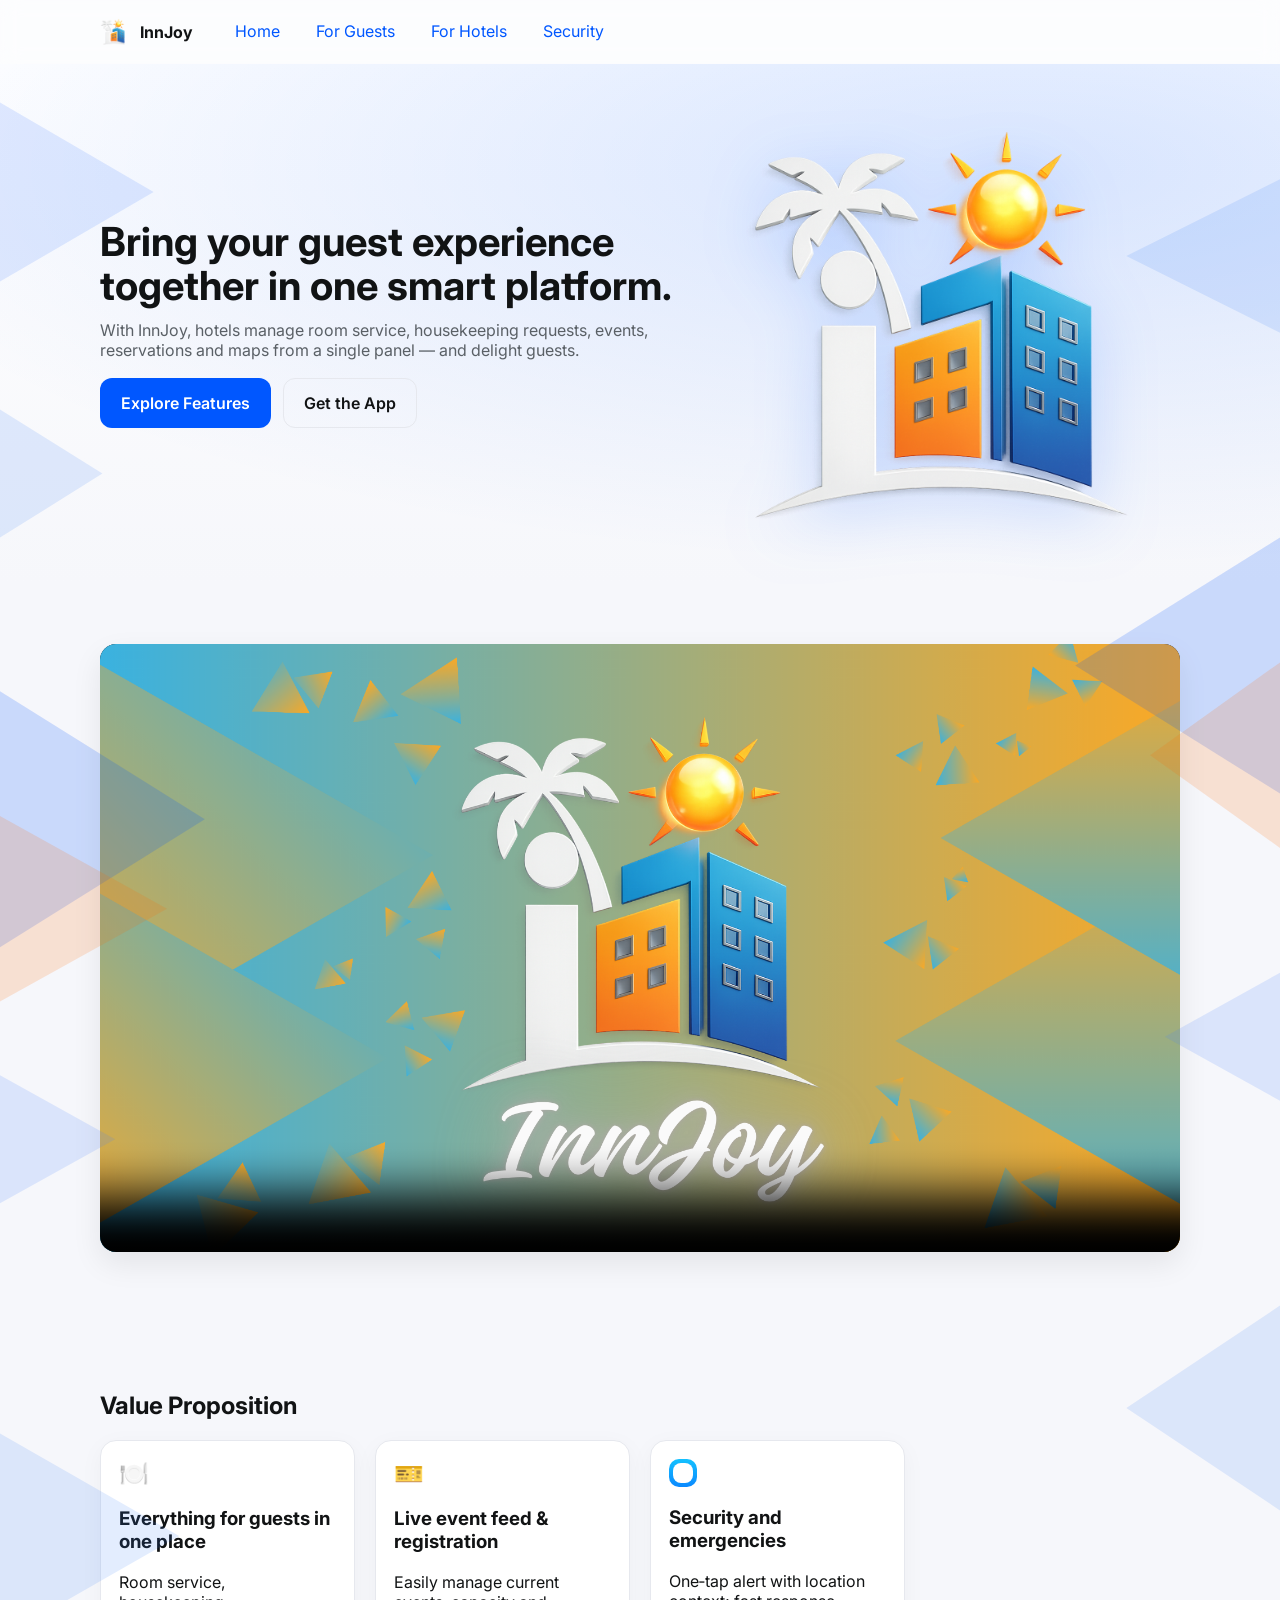
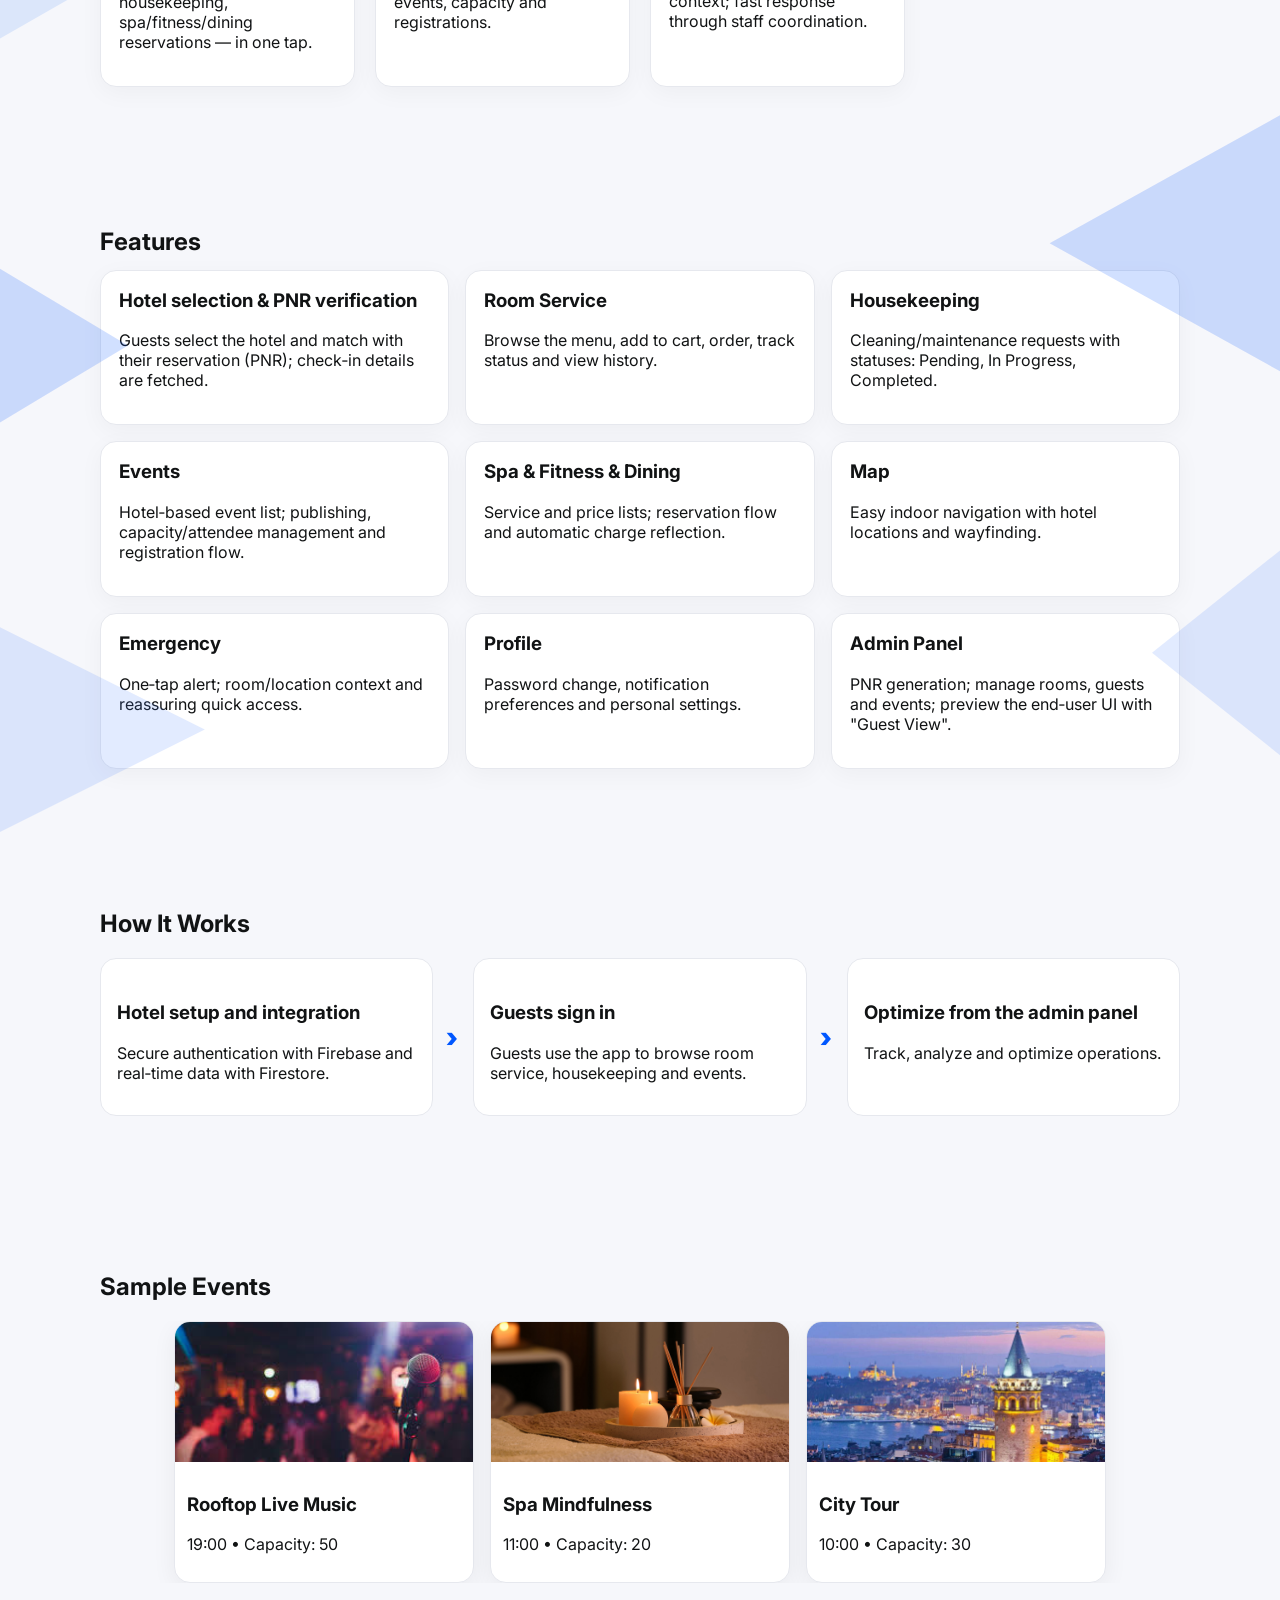
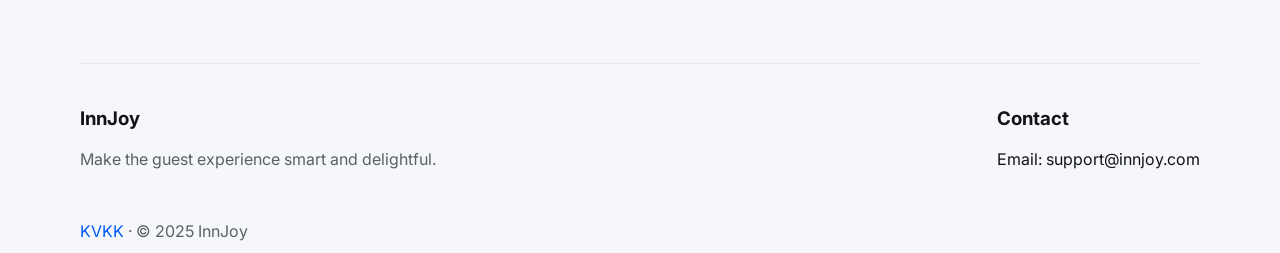
<file: index.html>
<!doctype html>
<html lang="en">
<head>
  <meta charset="utf-8" />
  <meta name="viewport" content="width=device-width, initial-scale=1" />
  <title>InnJoy — Make the guest experience smart and delightful.</title>
  <meta name="description" content="InnJoy is a mobile guest services platform for hotels: room service, housekeeping, events, reservations and maps in one place. Fast, easy, secure." />
  <meta name="keywords" content="hotel guest experience, hotel mobile app, room service app, housekeeping management, hotel event management" />
  <link rel="preconnect" href="https://fonts.googleapis.com" />
  <link rel="preconnect" href="https://fonts.gstatic.com" crossorigin />
  <link href="https://fonts.googleapis.com/css2?family=Inter:wght@400;500;600;700&display=swap" rel="stylesheet" />
  <link rel="stylesheet" href="styles/main.css" />
  <meta name="theme-color" content="#0057FF" />
  <meta property="og:title" content="InnJoy — Make the guest experience smart and delightful." />
  <meta property="og:description" content="Manage room service, housekeeping, events and maps from a single panel; delight your guests." />
  <meta property="og:type" content="website" />
  <meta property="og:image" content="assets/hero.jpg" />
  <meta property="og:locale" content="en_US" />
  <script type="application/ld+json">
  {
    "@context": "https://schema.org",
    "@type": "Organization",
    "name": "InnJoy",
    "url": "https://innjoy.example.com",
    "logo": "https://innjoy.example.com/assets/logo.png",
    "sameAs": [
      "https://www.linkedin.com/company/innjoy"
    ]
  }
  </script>
  <script type="application/ld+json">
  {
    "@context": "https://schema.org",
    "@type": "Product",
    "name": "InnJoy",
    "description": "A mobile-first guest services platform that modernizes the hotel guest experience.",
    "brand": {"@type": "Brand", "name": "InnJoy"},
    
  }
  </script>
  
</head>
<body>
  <!-- Decorative triangle layer -->
  <svg class="tri-decor" viewBox="0 0 1000 2000" preserveAspectRatio="none" aria-hidden="true">
    <!-- Left side triangles -->
    <polygon points="0,80 0,220 120,150" class="alt"/>
    <polygon points="0,320 0,420 80,370" class="light"/>
    <polygon points="0,540 0,740 160,640"/>
    <polygon points="0,660 0,760 90,710" class="orange"/>
    <polygon points="0,840 0,940 90,890" class="alt"/>
    <polygon points="0,1120 0,1280 140,1200" class="light"/>
    <polygon points="0,1460 0,1580 100,1520"/>
    <polygon points="0,1740 0,1900 160,1820" class="alt"/>
    <!-- Right side triangles -->
    <polygon points="1000,140 1000,260 880,200" class="light"/>
    <polygon points="1000,420 1000,620 840,520"/>
    <polygon points="1000,540 1000,640 930,590" class="orange"/>
    <polygon points="1000,760 1000,860 910,810" class="alt"/>
    <polygon points="1000,1020 1000,1180 880,1100" class="light"/>
    <polygon points="1000,1340 1000,1540 820,1440"/>
    <polygon points="1000,1680 1000,1840 900,1760" class="alt"/>
  </svg>
  <a class="skip-link" href="#ana-icerik">Skip to content</a>
  <header class="site-header">
    <div class="container header-inner">
      <div class="brand">
        <img src="assets/InnJoyLogo.png" alt="InnJoy Logo" class="brand-logo" />
        <span class="brand-name">InnJoy</span>
      </div>
      <nav class="main-nav" aria-label="Main menu">
        <ul>
          <li><a href="index.html">Home</a></li>
          <li><a href="guest.html">For Guests</a></li>
          <li><a href="admin.html">For Hotels</a></li>
          <li><a href="security.html">Security</a></li>
          
        </ul>
      </nav>
      
    </div>
  </header>

  <section class="hero" id="hero" aria-label="Hero">
    <div class="hero-bg" aria-hidden="true"></div>
    <div class="container hero-inner">
      <div class="hero-copy">
        <h1>Bring your guest experience together in one smart platform.</h1>
        <p>With InnJoy, hotels manage room service, housekeeping requests, events, reservations and maps from a single panel — and delight guests.</p>
        <div class="hero-ctas">
          <a href="#ozellikler" class="btn xl primary">Explore Features</a>
          <a href="#uygulama" class="btn xl ghost" aria-haspopup="dialog">Get the App</a>
        </div>
      </div>
      <div class="hero-visual" aria-label="InnJoy logo visual">
        <img src="assets/InnJoyLogo.png" class="hero-logo" alt="InnJoy Logo" />
      </div>
    </div>
  </section>

  <!-- App QR Modal -->
  <div id="app-qr-modal" class="modal-overlay" role="dialog" aria-modal="true" aria-labelledby="app-qr-title" aria-hidden="true">
    <div class="modal" tabindex="-1">
      <button class="modal-close" aria-label="Close">×</button>
      <h3 id="app-qr-title">Get the App</h3>
      <p class="muted">Scan this QR code to download InnJoy.</p>
      <img src="assets/InnJoyQR.png.jpeg" alt="InnJoy App QR Code" style="width:240px;height:auto;display:block;margin:16px auto;border-radius:12px;border:1px solid #E6E8EE;" />
    </div>
  </div>

  <!-- KVKK Modal -->
  <div id="kvkk-modal" class="modal-overlay" role="dialog" aria-modal="true" aria-labelledby="kvkk-title" aria-hidden="true">
    <div class="modal" tabindex="-1">
      <button class="modal-close" aria-label="Close">×</button>
      <h3 id="kvkk-title">KVKK Clarification Text</h3>
      <div class="modal-body" aria-live="polite">
        <p><strong>İnnJoy Teknoloji Anonim şirketi</strong> (hereinafter referred to as "InnJoy" or "Application".)<br/>
        Address: Muğla/Menteşe</p>
        <p>As InnJoy Teknoloji, we have prepared this clarification text to inform you about the processing of your personal data as Data Controller in accordance with the Law on the Protection of Personal Data No. 6698 ("KVKK").</p>
        <h4>1. Processed Personal Data</h4>
        <ul>
          <li><strong>Identity Information:</strong> Name, Surname, TR ID No/Passport No (May be mandatory during reservation).</li>
          <li><strong>Contact Information:</strong> Phone number, e-mail address, notification address.</li>
          <li><strong>Account Information:</strong> Username, password (irreversibly encrypted), profile information, membership date.</li>
          <li><strong>Location Information:</strong> Only if you give explicit consent (to show nearby hotels).</li>
          <li><strong>Financial Data:</strong> Payment method type (Card information is processed directly by the Payment Institution as per PCI DSS standards and is not stored on Application servers).</li>
          <li><strong>Transaction Security:</strong> Device information (ID), IP address, log records, session information.</li>
          <li><strong>Usage Data:</strong> In-app movements, reservation history, favorites, search preferences.</li>
          <li><strong>Visual Data:</strong> Profile Picture/Photo (Only if uploaded by the user).</li>
        </ul>
        <h4>2. Purposes of Processing Personal Data</h4>
        <ol>
          <li>Creating membership registration, managing your account, and providing identity verification transactions.</li>
          <li>Carrying out hotel selection, reservation, payment, and service usage processes completely and correctly (Establishment and Performance of the Contract).</li>
          <li>Increasing the performance of the application, error analyzes, and improving the user experience (Legitimate Interest).</li>
          <li>Managing customer services and support requests, resolving complaints.</li>
          <li>Fulfilling obligations arising from legal regulations and requests from administrative authorities (Legal Obligation).</li>
          <li>Carrying out campaigns, notifications, and marketing activities and offering personalized offers if you give explicit consent.</li>
        </ol>
        <h4>3. Parties to Whom Personal Data is Transferred</h4>
        <ul>
          <li><strong>Service Providing Hotel Businesses:</strong> Identity and reservation details mandatory for the performance of the reservation.</li>
          <li><strong>Infrastructure Providers:</strong> Companies from which we receive cloud storage, server, analytics, and technical infrastructure services (e.g., Firebase, hosting companies).</li>
          <li><strong>Authorized Public Institutions and Organizations:</strong> Administrative and judicial authorities legally authorized to fulfill obligations arising from laws.</li>
          <li><strong>Payment Institutions:</strong> Relevant financial institutions for the secure completion of payment transactions.</li>
        </ul>
        <h4>4. Method and Legal Reason for Collecting Personal Data</h4>
        <p>Your personal data is collected by automatic methods in the electronic environment, such as filling out the membership form via the mobile application, making a reservation, submitting a support request via e-mail, or logging in via social media.</p>
        <p>The legal reasons for collection activities are as follows:</p>
        <ul>
          <li><strong>KVKK Art. 5/2-c:</strong> Being directly related to the establishment or performance of a contract (e.g., Reservation transactions).</li>
          <li><strong>KVKK Art. 5/2-ç:</strong> Fulfillment of legal obligation (e.g., Tax, invoice records).</li>
          <li><strong>KVKK Art. 5/2-f:</strong> Data processing being mandatory for the legitimate interest of the data controller, provided that it does not harm the fundamental rights and freedoms of the person concerned (e.g., Security of the application and performance analysis).</li>
          <li><strong>KVKK Art. 5/1:</strong> Explicit consent (e.g., Marketing communication, personalization, location information permission).</li>
        </ul>
        <h4>5. Storage Period and Deletion of Personal Data</h4>
        <p>Your personal data is stored during legal obligations (Tax Law, Commercial Law, etc.) and the continuation of the service relationship.</p>
        <ul>
          <li>In case of termination of your membership, your data may continue to be stored for the period required by the legislation throughout the legal statute of limitations (usually 10 years).</li>
          <li>At the end of this period or if there is no legal obstacle, your data is deleted, destroyed, or anonymized in accordance with the legislation.</li>
        </ul>
        <h4>6. Your Rights Under KVKK</h4>
        <p>By applying to us in accordance with Article 11 of the KVKK, you have the right to;</p>
        <ul>
          <li>Learn whether your personal data is processed,</li>
          <li>Request information if it has been processed,</li>
          <li>Learn the purpose of processing and whether it is used in accordance with its purpose,</li>
          <li>Know the third parties to whom it is transferred domestically or abroad,</li>
          <li>Request correction if it is incomplete or incorrectly processed,</li>
          <li>Request deletion or destruction under KVKK conditions,</li>
          <li>Object to the emergence of a result against you by analyzing the processed data exclusively through automated systems,</li>
          <li>Withdraw your explicit consent.</li>
        </ul>
        <p>You can submit your requests in writing or via registered electronic mail (KEP) address, secure electronic signature, mobile signature, or via your e-mail address previously notified to us and registered in our system:<br/>
        <strong>E-mail:</strong> support@innjoy.com</p>
      </div>
    </div>
  </div>

  <main id="ana-icerik">
    <section class="promo-video-section" aria-label="Product video">
      <div class="container">
        <video class="section-video" controls preload="metadata" playsinline poster="assets/ThumbNail.png">
          <source src="assets/Videos/InnJoyVideo.mp4" type="video/mp4">
          Your browser does not support the video tag.
        </video>
      </div>
    </section>
    <section class="value" aria-labelledby="deger-baslik">
      <div class="container">
        <h2 id="deger-baslik">Value Proposition</h2>
        <div class="grid cards-4">
          <article class="card">
            <div class="icon" aria-hidden="true">🍽️</div>
            <h3>Everything for guests in one place</h3>
            <p>Room service, housekeeping, spa/fitness/dining reservations — in one tap.</p>
          </article>
          <article class="card">
            <div class="icon" aria-hidden="true">🎫</div>
            <h3>Live event feed & registration</h3>
            <p>Easily manage current events, capacity and registrations.</p>
          </article>
          
          <article class="card">
            <div class="icon shield" aria-hidden="true"></div>
            <h3>Security and emergencies</h3>
            <p>One‑tap alert with location context; fast response through staff coordination.</p>
          </article>
        </div>
      </div>
    </section>

    <section id="ozellikler" class="features" aria-labelledby="ozellikler-baslik">
      <div class="container">
        <h2 id="ozellikler-baslik">Features</h2>
        <div class="feature-grid">
          <article class="card">
            <h3>Hotel selection & PNR verification</h3>
            <p>Guests select the hotel and match with their reservation (PNR); check‑in details are fetched.</p>
          </article>
          <article class="card">
            <h3>Room Service</h3>
            <p>Browse the menu, add to cart, order, track status and view history.</p>
          </article>
          <article class="card">
            <h3>Housekeeping</h3>
            <p>Cleaning/maintenance requests with statuses: Pending, In Progress, Completed.</p>
          </article>
          <article class="card">
            <h3>Events</h3>
            <p>Hotel‑based event list; publishing, capacity/attendee management and registration flow.</p>
          </article>
          <article class="card">
            <h3>Spa & Fitness & Dining</h3>
            <p>Service and price lists; reservation flow and automatic charge reflection.</p>
          </article>
          <article class="card">
            <h3>Map</h3>
            <p>Easy indoor navigation with hotel locations and wayfinding.</p>
          </article>
          <article class="card">
            <h3>Emergency</h3>
            <p>One‑tap alert; room/location context and reassuring quick access.</p>
          </article>
          <article class="card">
            <h3>Profile</h3>
            <p>Password change, notification preferences and personal settings.</p>
          </article>
          <article class="card">
            <h3>Admin Panel</h3>
            <p>PNR generation; manage rooms, guests and events; preview the end‑user UI with "Guest View".</p>
          </article>
        </div>
        
      </div>
    </section>

    <section class="how" aria-labelledby="nasil-baslik">
      <div class="container">
        <h2 id="nasil-baslik">How It Works</h2>
        <ol class="steps">
          <li>
            <h3>Hotel setup and integration</h3>
            <p>Secure authentication with Firebase and real‑time data with Firestore.</p>
          </li>
          <li>
            <h3>Guests sign in</h3>
            <p>Guests use the app to browse room service, housekeeping and events.</p>
          </li>
          <li>
            <h3>Optimize from the admin panel</h3>
            <p>Track, analyze and optimize operations.</p>
          </li>
        </ol>
      </div>
    </section>

    <section class="events" aria-labelledby="etkinlik-baslik">
      <div class="container">
        <div class="events-header">
          <h2 id="etkinlik-baslik">Sample Events</h2>
        </div>
        <div class="event-slider" role="region" aria-label="Event preview">
          <div class="slider-track">
            <article class="event-card">
              <img src="assets/music.png" alt="Rooftop bar live music" />
              <div class="event-body">
                <h3>Rooftop Live Music</h3>
                <p>19:00 • Capacity: 50</p>
              </div>
            </article>
            <article class="event-card">
              <img src="assets/spa.png" alt="Spa mindfulness session" />
              <div class="event-body">
                <h3>Spa Mindfulness</h3>
                <p>11:00 • Capacity: 20</p>
              </div>
            </article>
            <article class="event-card">
              <img src="assets/citytour.png" alt="City tour" />
              <div class="event-body">
                <h3>City Tour</h3>
                <p>10:00 • Capacity: 30</p>
              </div>
            </article>
          </div>
        </div>
      </div>
    </section>

    


    

    
  </main>

  <footer class="site-footer" aria-label="Footer">
    <div class="container footer-inner">
      <div>
        <h3>InnJoy</h3>
        <p class="muted">Make the guest experience smart and delightful.</p>
      </div>
      
      <div>
        <h3>Contact</h3>
        <p>Email: support@innjoy.com</p>
      </div>
    </div>
    <div class="legal container">
      <a href="#" id="kvkk-link">KVKK</a> · © 2025 InnJoy
    </div>
    
  </footer>

  

  <script src="scripts/main.js"></script>
</body>
</html>
</file>
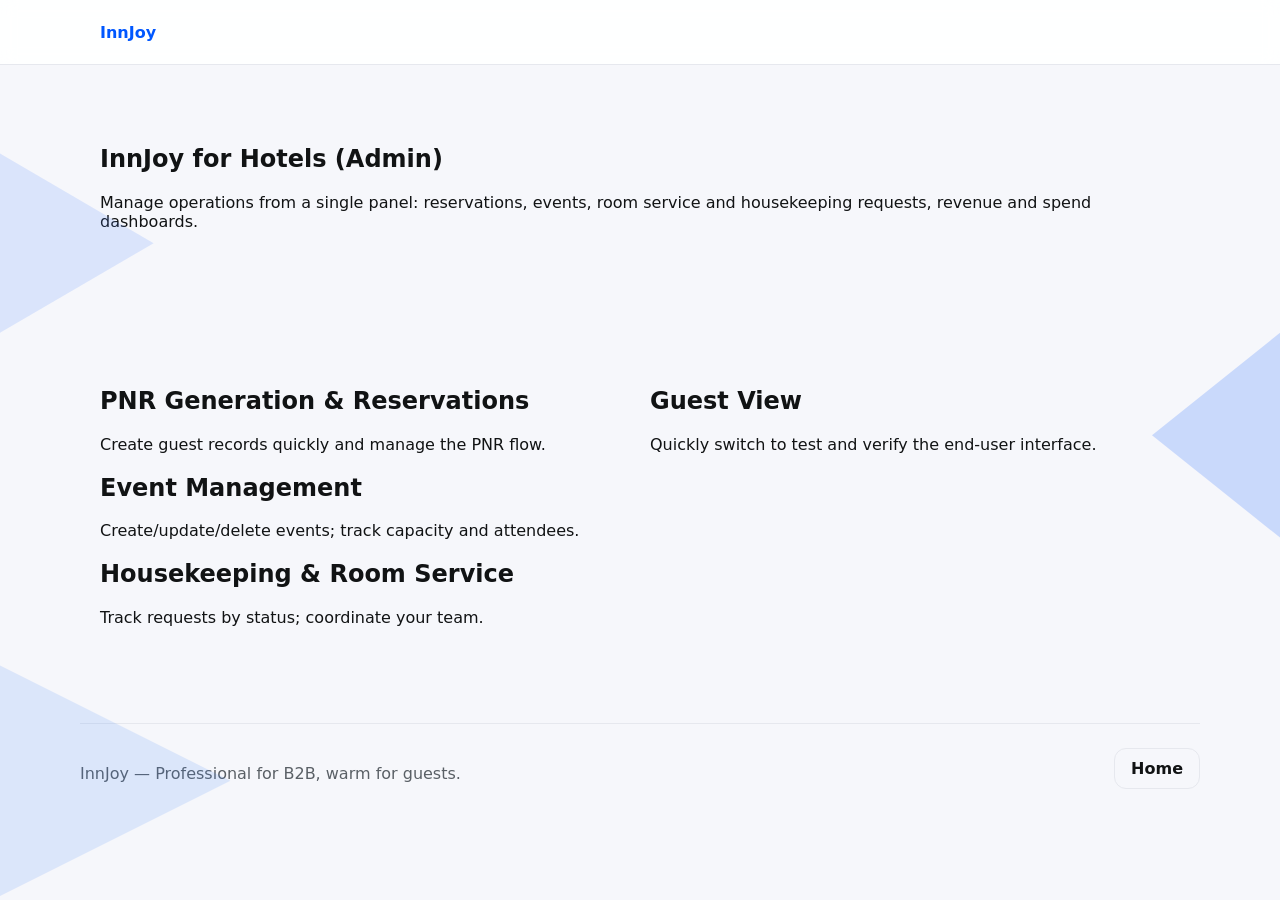
<file: admin.html>
<!doctype html>
<html lang="en">
<head>
  <meta charset="utf-8" />
  <meta name="viewport" content="width=device-width, initial-scale=1" />
  <title>InnJoy — For Hotels (Admin)</title>
  <meta name="description" content="PNR generation, reservation flow, event management, housekeeping and room service requests; verify with Guest View." />
  <link rel="stylesheet" href="styles/main.css" />
</head>
<body>
  <!-- Decorative triangle layer -->
  <svg class="tri-decor" viewBox="0 0 1000 2000" preserveAspectRatio="none" aria-hidden="true">
    <polygon points="0,120 0,260 120,190" class="alt"/>
    <polygon points="0,520 0,700 180,610" class="light"/>
    <polygon points="0,820 0,900 90,860" class="orange"/>
    <polygon points="1000,260 1000,420 900,340"/>
    <polygon points="1000,780 1000,940 840,860" class="alt"/>
    <polygon points="0,1080 0,1240 140,1160"/>
    <polygon points="1000,1380 1000,1560 860,1470" class="light"/>
    <polygon points="1000,1680 1000,1780 920,1730" class="orange"/>
  </svg>
  <header class="sub-header">
    <div class="container header-inner">
      <a href="index.html" class="brand-name">InnJoy</a>
    </div>
  </header>
  <main class="container">
    <section>
      <h1>InnJoy for Hotels (Admin)</h1>
      <p>Manage operations from a single panel: reservations, events, room service and housekeeping requests, revenue and spend dashboards.</p>
    </section>
    <section class="grid two" id="events">
      <div>
        <h2>PNR Generation & Reservations</h2>
        <p>Create guest records quickly and manage the PNR flow.</p>
        <h2>Event Management</h2>
        <p>Create/update/delete events; track capacity and attendees.</p>
        <h2>Housekeeping & Room Service</h2>
        <p>Track requests by status; coordinate your team.</p>
      </div>
      <div>
        <h2>Guest View</h2>
        <p>Quickly switch to test and verify the end‑user interface.</p>
        
      </div>
    </section>
  </main>
  <footer class="site-footer">
    <div class="container footer-inner">
      <p class="muted">InnJoy — Professional for B2B, warm for guests.</p>
      <a href="index.html" class="btn ghost">Home</a>
    </div>
  </footer>
</body>
</html>
</file>
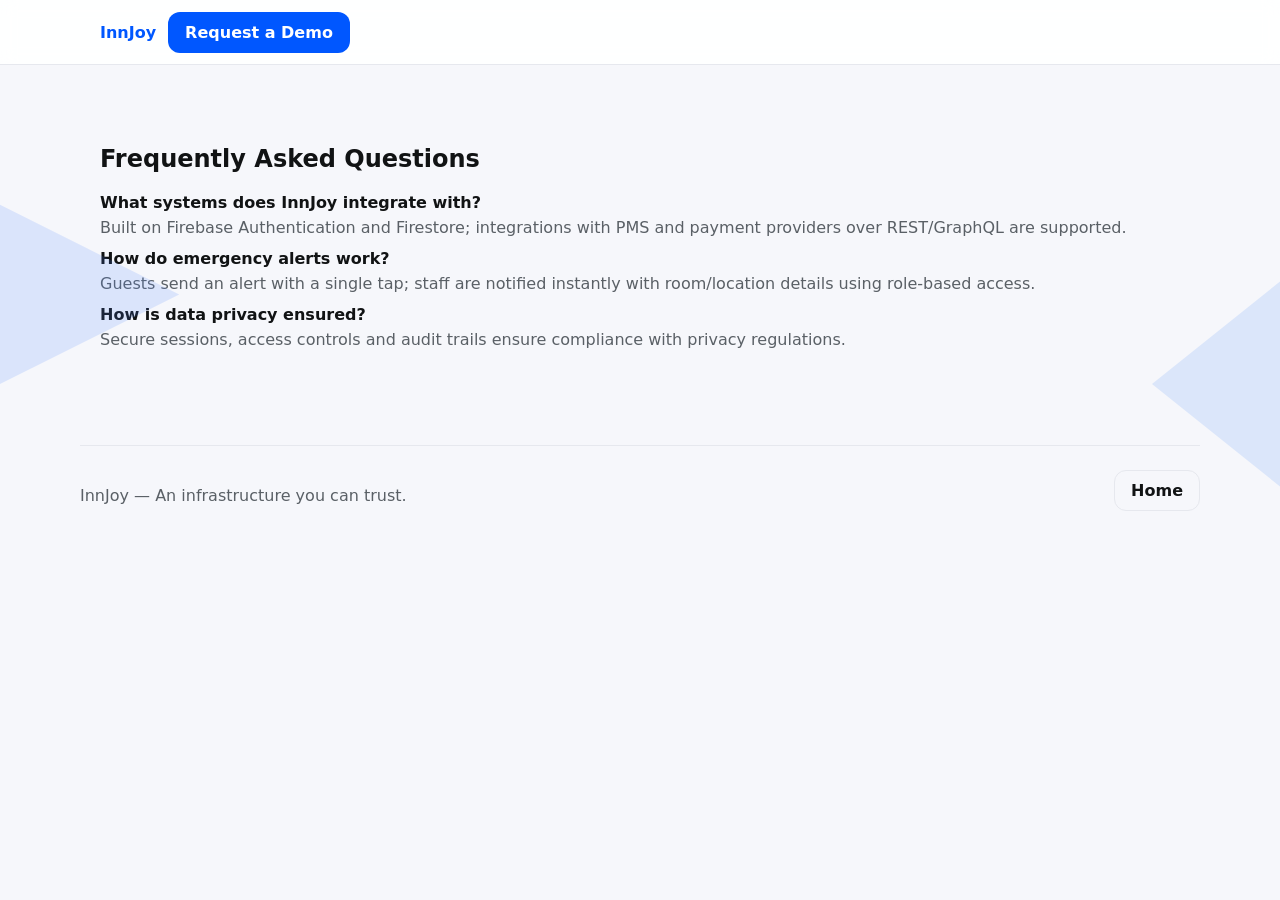
<file: faq.html>
<!doctype html>
<html lang="en">
<head>
  <meta charset="utf-8" />
  <meta name="viewport" content="width=device-width, initial-scale=1" />
  <title>InnJoy — Frequently Asked Questions</title>
  <meta name="description" content="Common questions about InnJoy integrations, emergency alerts and pricing." />
  <link rel="stylesheet" href="styles/main.css" />
</head>
<body>
  <!-- Decorative triangle layer -->
  <svg class="tri-decor" viewBox="0 0 1000 2000" preserveAspectRatio="none" aria-hidden="true">
    <polygon points="0,160 0,300 140,230" class="alt"/>
    <polygon points="1000,220 1000,380 900,300" class="light"/>
    <polygon points="0,820 0,980 180,900"/>
    <polygon points="0,1080 0,1180 120,1130" class="orange"/>
    <polygon points="1000,1180 1000,1360 860,1270" class="alt"/>
    <polygon points="1000,1600 1000,1720 920,1660" class="orange"/>
  </svg>
  <header class="sub-header">
    <div class="container header-inner">
      <a href="index.html" class="brand-name">InnJoy</a>
      <nav aria-label="Page menu">
        <a href="contact.html#demo" class="btn primary">Request a Demo</a>
      </nav>
    </div>
  </header>
  <main class="container">
    <section>
      <h1>Frequently Asked Questions</h1>
      <dl class="faq-list">
        <div>
          <dt>What systems does InnJoy integrate with?</dt>
          <dd>Built on Firebase Authentication and Firestore; integrations with PMS and payment providers over REST/GraphQL are supported.</dd>
        </div>
        <div>
          <dt>How do emergency alerts work?</dt>
          <dd>Guests send an alert with a single tap; staff are notified instantly with room/location details using role‑based access.</dd>
        </div>
        <div>
          <dt>How is data privacy ensured?</dt>
          <dd>Secure sessions, access controls and audit trails ensure compliance with privacy regulations.</dd>
        </div>
      </dl>
    </section>
  </main>
  <footer class="site-footer">
    <div class="container footer-inner">
      <p class="muted">InnJoy — An infrastructure you can trust.</p>
      <a href="index.html" class="btn ghost">Home</a>
    </div>
  </footer>
</body>
</html>
</file>
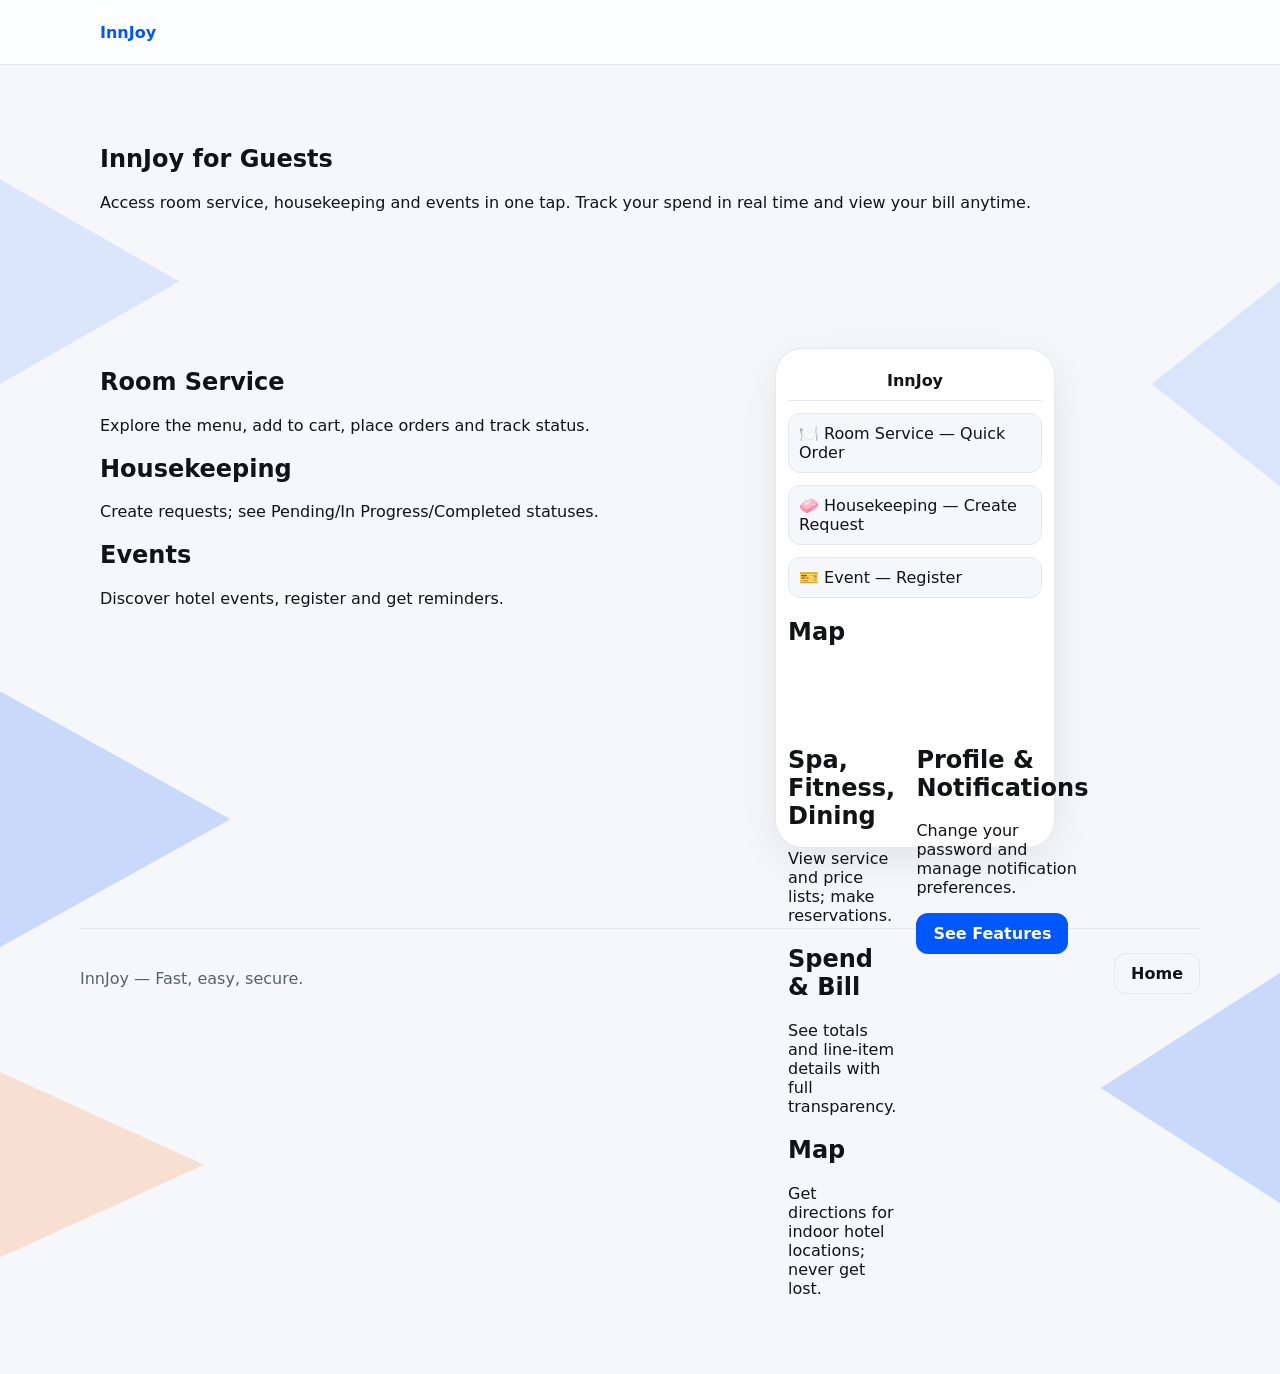
<file: guest.html>
<!doctype html>
<html lang="en">
<head>
  <meta charset="utf-8" />
  <meta name="viewport" content="width=device-width, initial-scale=1" />
  <title>InnJoy — For Guests</title>
  <meta name="description" content="For guests: room service, housekeeping requests, event discovery & registration, spa/fitness/dining reservations, maps, profile and notifications." />
  <link rel="stylesheet" href="styles/main.css" />
</head>
<body>
  <!-- Decorative triangle layer -->
  <svg class="tri-decor" viewBox="0 0 1000 2000" preserveAspectRatio="none" aria-hidden="true">
    <polygon points="0,140 0,300 140,220" class="light"/>
    <polygon points="0,540 0,740 180,640"/>
    <polygon points="0,860 0,960 110,910" class="orange"/>
    <polygon points="1000,220 1000,380 900,300" class="alt"/>
    <polygon points="1000,760 1000,940 860,850"/>
    <polygon points="0,1120 0,1260 120,1180" class="alt"/>
    <polygon points="1000,1480 1000,1660 900,1580" class="light"/>
    <polygon points="1000,1780 1000,1880 930,1830" class="orange"/>
  </svg>
  <header class="sub-header">
    <div class="container header-inner">
      <a href="index.html" class="brand-name">InnJoy</a>
    </div>
  </header>
  <main class="container">
    <section>
      <h1>InnJoy for Guests</h1>
      <p>Access room service, housekeeping and events in one tap. Track your spend in real time and view your bill anytime.</p>
    </section>

    <section class="grid two">
      <div>
        <h2>Room Service</h2>
        <p>Explore the menu, add to cart, place orders and track status.</p>
        <h2>Housekeeping</h2>
        <p>Create requests; see Pending/In Progress/Completed statuses.</p>
        <h2>Events</h2>
        <p>Discover hotel events, register and get reminders.</p>
      </div>
      <div class="phone-mock">
        <div class="mock-screen">
          <div class="mock-nav">InnJoy</div>
          <div class="mock-card">🍽️ Room Service — Quick Order</div>
          <div class="mock-card">🧼 Housekeeping — Create Request</div>
          <div class="mock-card">🎫 Event — Register</div>
          
        <div>
          <h2>Map</h2>
    <section class="grid two">
      <div>
        <h2>Spa, Fitness, Dining</h2>
        <p>View service and price lists; make reservations.</p>
        <h2>Spend & Bill</h2>
        <p>See totals and line‑item details with full transparency.</p>
        <h2>Map</h2>
        <p>Get directions for indoor hotel locations; never get lost.</p>
      </div>
      <div>
        <h2>Profile & Notifications</h2>
        <p>Change your password and manage notification preferences.</p>
        <div class="cta-strip">
          <a class="btn primary" href="index.html#ozellikler">See Features</a>
        </div>
      </div>
    </section>
  </main>
  <footer class="site-footer">
    <div class="container footer-inner">
      <p class="muted">InnJoy — Fast, easy, secure.</p>
      <a href="index.html" class="btn ghost">Home</a>
    </div>
  </footer>
</body>
</html>
</file>
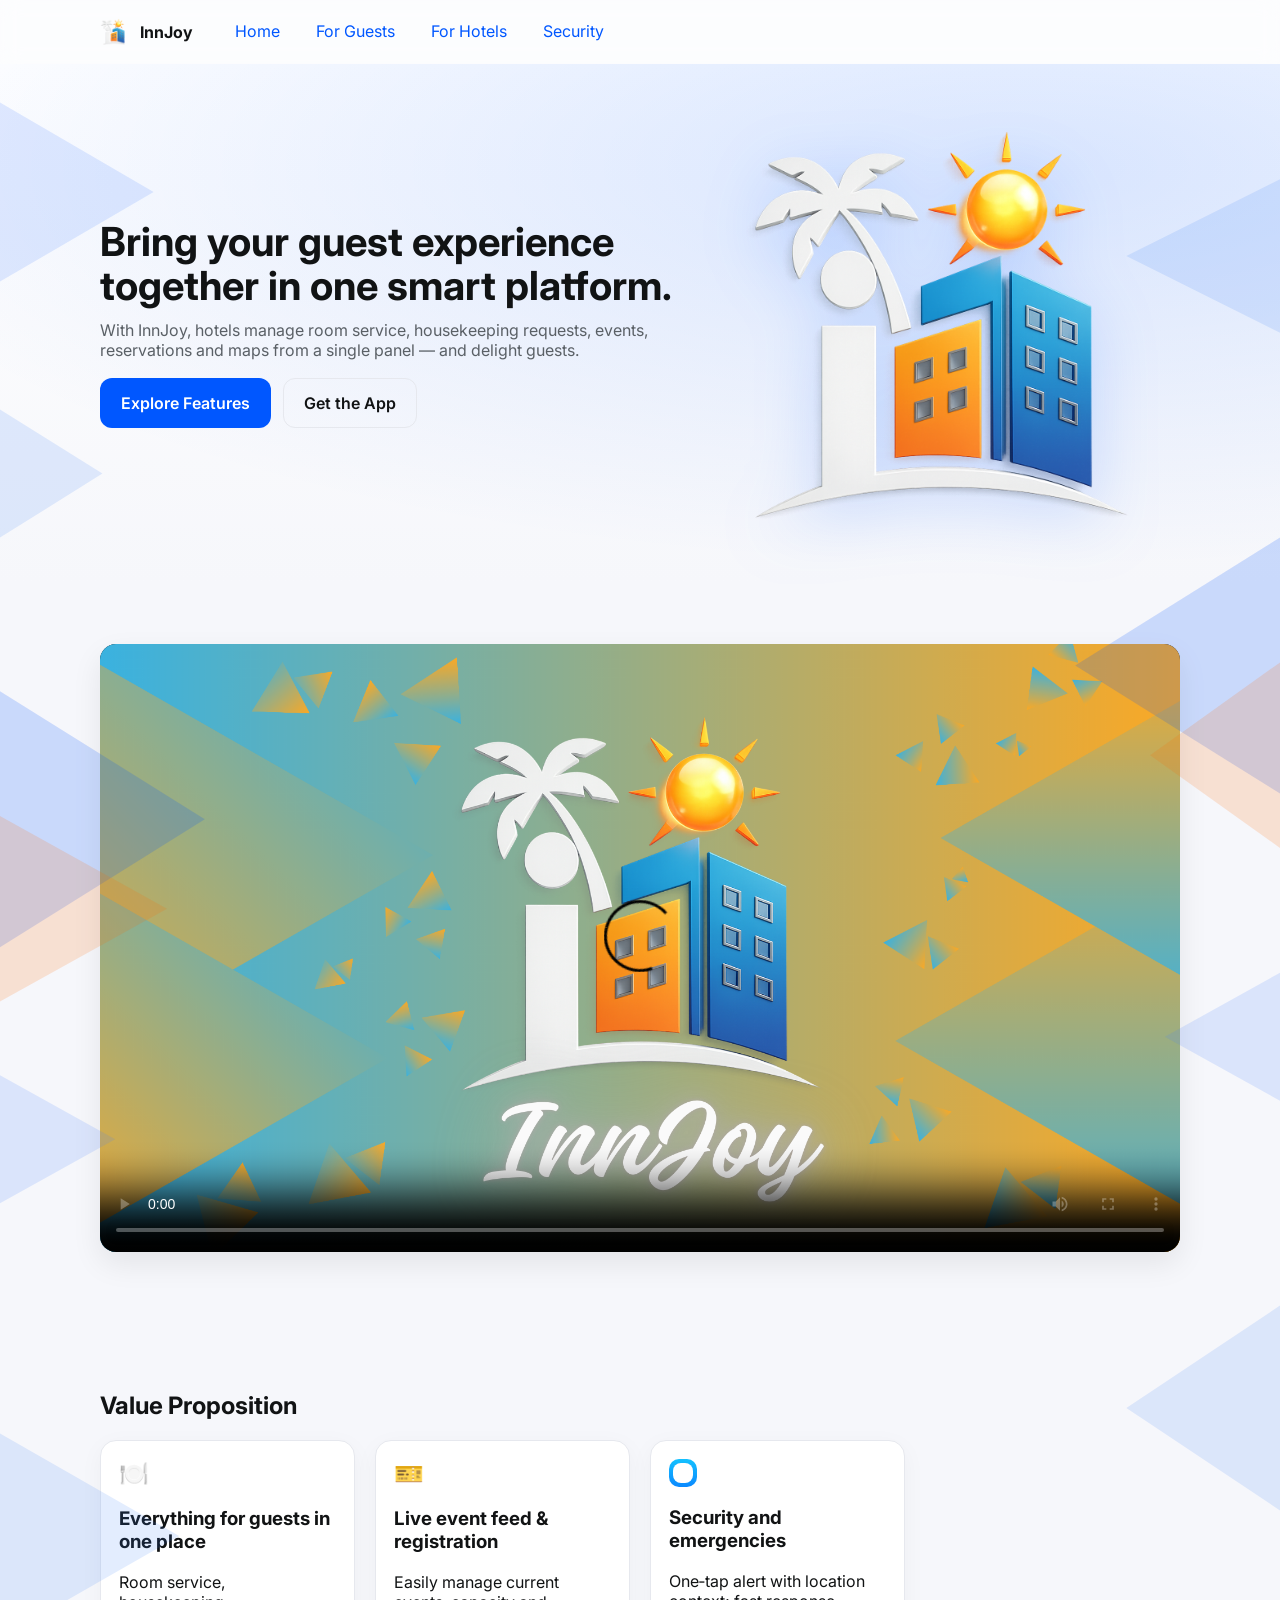
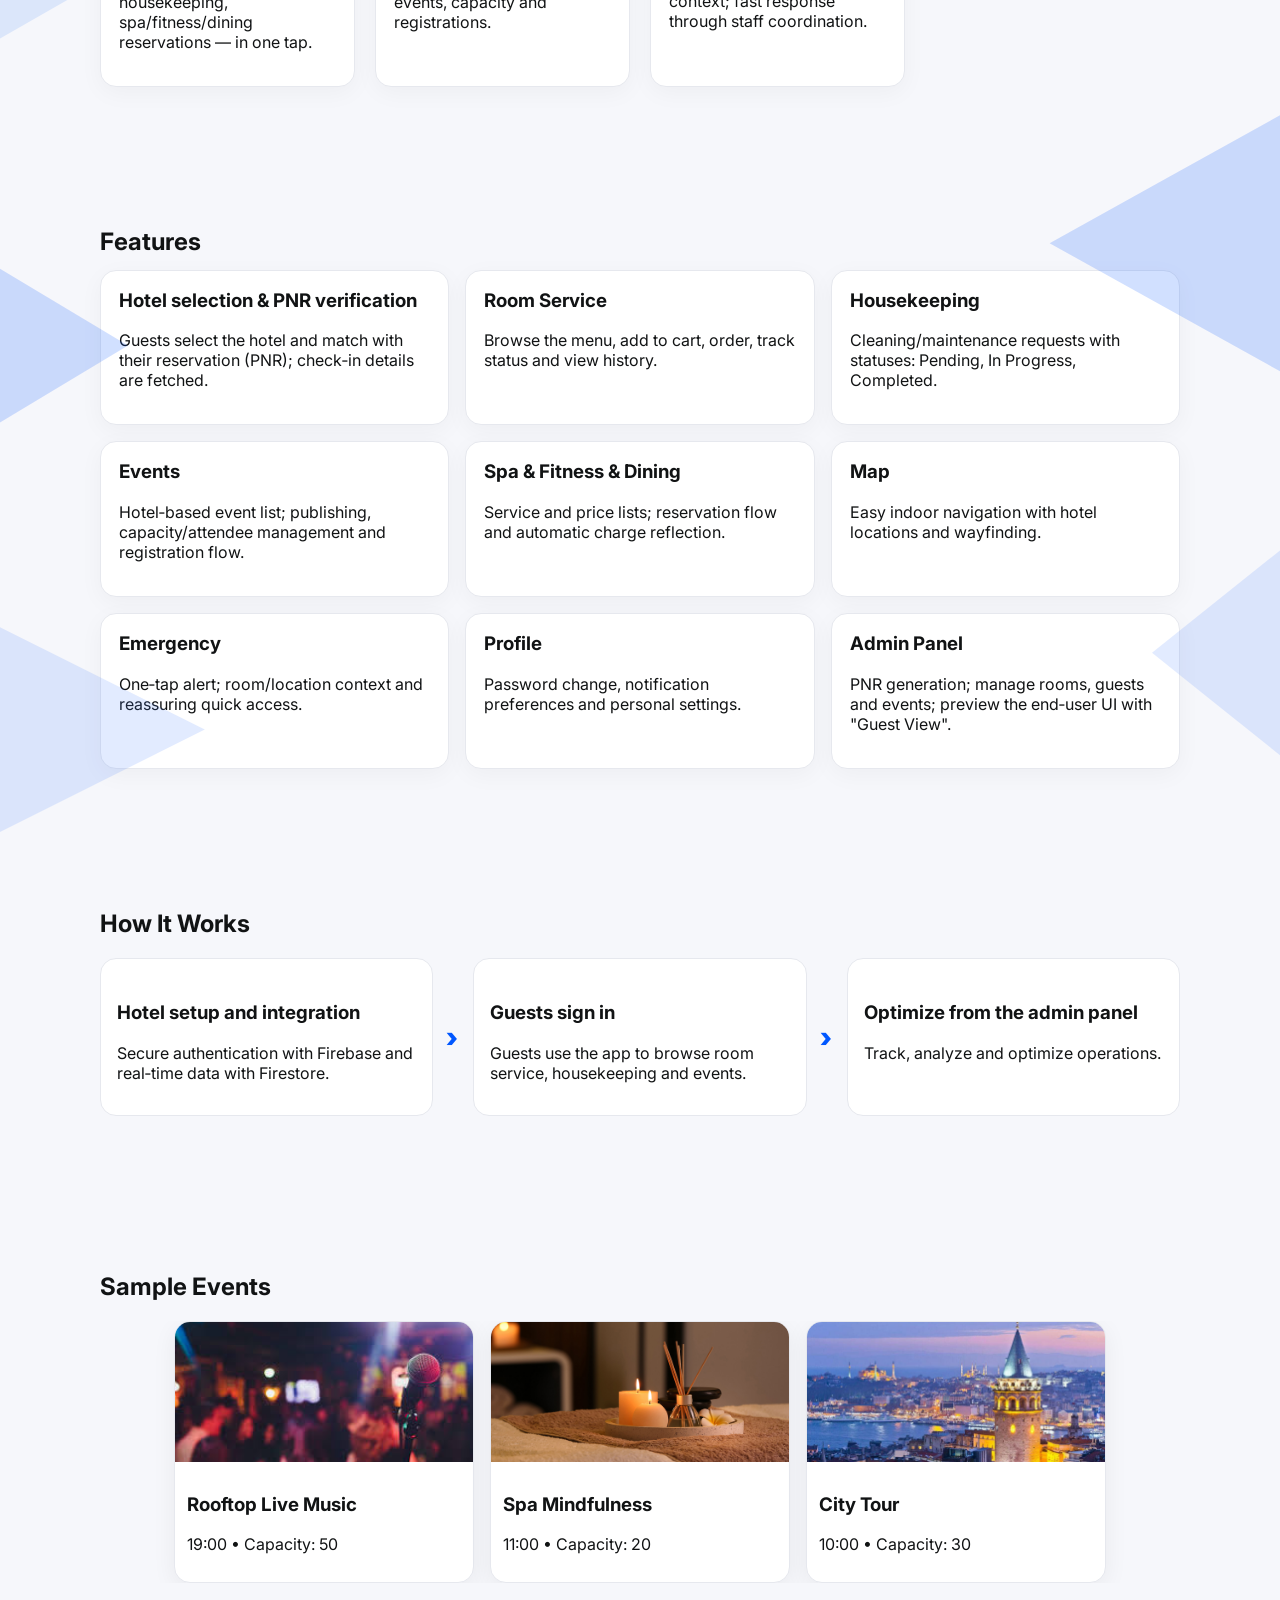
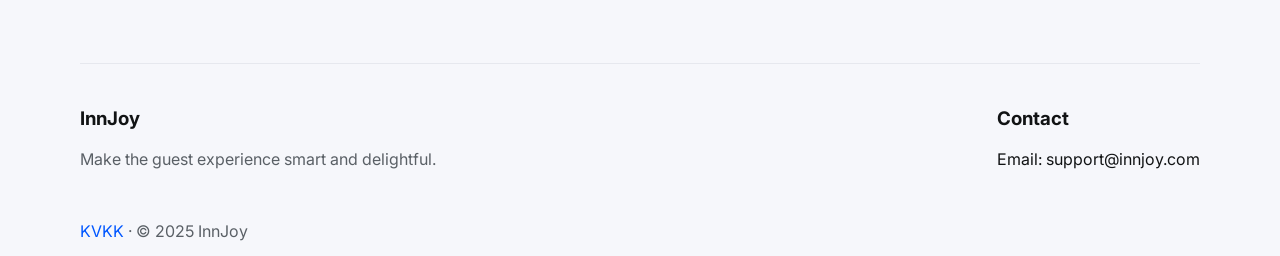
<file: pricing.html>
<!doctype html>
<html lang="en">
<head>
  <meta charset="utf-8" />
  <meta name="viewport" content="width=device-width, initial-scale=1" />
  <title>Page Removed</title>
  <meta name="robots" content="noindex" />
  <link rel="stylesheet" href="styles/main.css" />
  <meta http-equiv="refresh" content="0; url=index.html" />
</head>
<body>
  <!-- Decorative triangle layer -->
  <svg class="tri-decor" viewBox="0 0 1000 2000" preserveAspectRatio="none" aria-hidden="true">
    <polygon points="0,140 0,280 160,210" class="light"/>
    <polygon points="1000,220 1000,360 900,290" class="alt"/>
    <polygon points="1000,520 1000,620 920,570" class="orange"/>
    <polygon points="0,840 0,920 120,880" class="orange"/>
  </svg>
  <main class="container" style="padding:60px 0;">
    <h1>Page Removed</h1>
    <p>Pricing content has been removed. You are being redirected to the homepage.</p>
    <p><a class="btn primary" href="index.html">Home</a></p>
  </main>
</body>
</html>
</file>
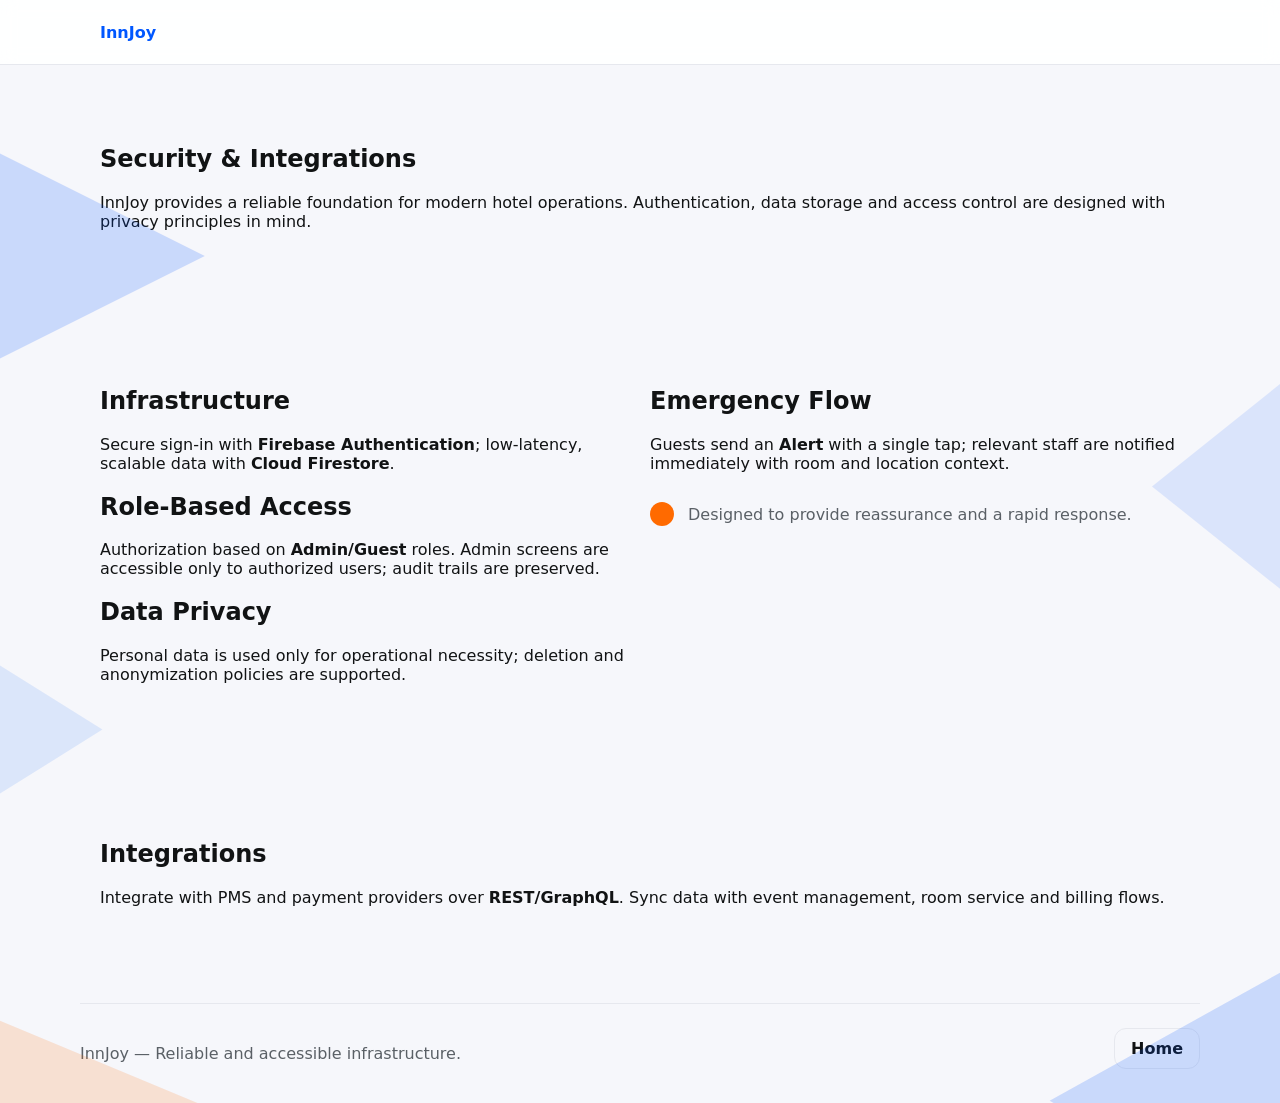
<file: security.html>
<!doctype html>
<html lang="en">
<head>
  <meta charset="utf-8" />
  <meta name="viewport" content="width=device-width, initial-scale=1" />
  <title>InnJoy — Security & Integrations</title>
  <meta name="description" content="Secure, role‑based access with Firebase Authentication and Cloud Firestore. Emergency alerts recorded with room/location context; privacy by design." />
  <link rel="stylesheet" href="styles/main.css" />
</head>
<body>
  <!-- Decorative triangle layer -->
  <svg class="tri-decor" viewBox="0 0 1000 2000" preserveAspectRatio="none" aria-hidden="true">
    <polygon points="0,120 0,280 160,200"/>
    <polygon points="0,520 0,620 80,570" class="light"/>
    <polygon points="0,820 0,920 120,870" class="orange"/>
    <polygon points="1000,300 1000,460 900,380" class="alt"/>
    <polygon points="1000,760 1000,960 820,860"/>
    <polygon points="0,1100 0,1300 160,1200" class="alt"/>
    <polygon points="1000,1500 1000,1680 880,1600" class="light"/>
    <polygon points="1000,1780 1000,1880 920,1830" class="orange"/>
  </svg>
  <header class="sub-header">
    <div class="container header-inner">
      <a href="index.html" class="brand-name">InnJoy</a>
    </div>
  </header>
  <main class="container">
    <section>
      <h1>Security & Integrations</h1>
      <p>InnJoy provides a reliable foundation for modern hotel operations. Authentication, data storage and access control are designed with privacy principles in mind.</p>
    </section>

    <section class="grid two">
      <div>
        <h2>Infrastructure</h2>
        <p>Secure sign‑in with <strong>Firebase Authentication</strong>; low‑latency, scalable data with <strong>Cloud Firestore</strong>.</p>
        <h2>Role‑Based Access</h2>
        <p>Authorization based on <strong>Admin/Guest</strong> roles. Admin screens are accessible only to authorized users; audit trails are preserved.</p>
        <h2>Data Privacy</h2>
        <p>Personal data is used only for operational necessity; deletion and anonymization policies are supported.</p>
      </div>
      <div>
        <h2>Emergency Flow</h2>
        <p>Guests send an <strong>Alert</strong> with a single tap; relevant staff are notified immediately with room and location context.</p>
        <div class="alert-visual" aria-label="Emergency help icon animation">
          <div class="sos-pulse" aria-hidden="true"></div>
          <p class="muted">Designed to provide reassurance and a rapid response.</p>
        </div>
        <div class="cta-strip">
          
        </div>
      </div>
    </section>

    <section>
      <h2>Integrations</h2>
      <p>Integrate with PMS and payment providers over <strong>REST/GraphQL</strong>. Sync data with event management, room service and billing flows.</p>
    </section>
  </main>
  <footer class="site-footer">
    <div class="container footer-inner">
      <p class="muted">InnJoy — Reliable and accessible infrastructure.</p>
      <a href="index.html" class="btn ghost">Home</a>
    </div>
  </footer>
</body>
</html>
</file>
<file: styles/main.css>
.security-title .topline{color:var(--text)}
/* InnJoy UI — minimal, modern, accessible */
:root{
  --blue:#0057FF;
  --bg:#F6F7FB;
  --orange:#FF6A00;
  --text:#111314;
  --muted:#5A6066;
  --card:#FFFFFF;
  --border:#E6E8EE;
  /* Shared hero surface background (used by all hero sections) */
  --hero-surface: radial-gradient(1200px 400px at 80% 20%, rgba(0,87,255,0.15), transparent), linear-gradient(180deg, #fff 0%, var(--bg) 100%);
}
*{box-sizing:border-box}
html,body{height:100%}
body{
  margin:0;
  font-family:Inter,system-ui,-apple-system,Segoe UI,Roboto,Helvetica,Arial,sans-serif;
  color:var(--text);
  background:var(--bg);
}
body.intro-active{overflow:hidden}
img{max-width:100%;display:block}
a{color:var(--blue);text-decoration:none}
.container{max-width:1120px;margin:0 auto;padding:0 20px}
.skip-link{position:absolute;left:-999px;top:-999px}
.skip-link:focus{left:12px;top:12px;background:#fff;color:#000;padding:8px 12px;border-radius:8px;box-shadow:0 4px 16px rgba(0,0,0,0.08)}

/* Header */
.site-header{position:sticky;top:0;background:rgba(255,255,255,0.7);backdrop-filter:saturate(1.2) blur(10px);border-bottom:0;z-index:20}
.header-inner{display:flex;align-items:center;justify-content:flex-start;min-height:64px;height:auto;gap:12px}
.brand{display:flex;align-items:center;gap:12px}
.logo{width:28px;height:28px;border-radius:8px;background:linear-gradient(135deg,var(--blue),#4A86FF)}
.brand-logo{width:28px;height:28px;border-radius:8px;display:block}
.brand-name{font-weight:700;white-space:nowrap}
.main-nav ul{display:flex;gap:16px;list-style:none;padding:0;margin:0;flex-wrap:wrap}
.main-nav{margin-left:20px}
.main-nav a{display:inline-block;padding:8px 10px;border-radius:10px;white-space:nowrap;line-height:1.2}
.main-nav a:hover{background:rgba(0,87,255,0.08)}
.header-ctas{display:flex;gap:10px;flex-wrap:wrap}
.site-header .btn{padding:8px 12px;border-radius:10px}

/* Intro splash removed */
/* Buttons */
.btn{display:inline-flex;align-items:center;justify-content:center;border-radius:12px;padding:10px 16px;border:1px solid transparent;font-weight:600}
.btn.primary{background:var(--blue);color:#fff}
.btn.secondary{background:#fff;color:var(--text);border-color:var(--border)}
.btn.ghost{background:transparent;color:var(--text);border-color:var(--border)}
.btn.link{background:transparent;color:var(--blue)}
.btn.small{padding:8px 12px;font-size:14px}
.btn.xl{padding:14px 20px;font-size:16px}

/* Hero */
.hero{position:relative;overflow:hidden;padding:0;margin:0}
.hero-bg{position:absolute;inset:0;background:var(--hero-surface);z-index:0}
.hero-inner{display:grid;grid-template-columns:1.2fr 1fr;gap:24px;min-height:520px;align-items:center;position:relative;z-index:1}
.hero-copy h1{font-size:40px;line-height:1.1;margin:0 0 12px}
.hero-copy p{color:var(--muted);margin:0 0 18px}
.hero-ctas{display:flex;flex-wrap:wrap;gap:12px}
.hero-visual{position:relative;height:360px;border-radius:24px;background:transparent;box-shadow:none}
.hero-visual{display:flex;align-items:center;justify-content:center}
.hero-logo{width:clamp(280px,32vw,520px);height:auto;object-fit:contain;filter:drop-shadow(0 16px 32px rgba(0,87,255,0.18))}

/* Sections */
section{padding:60px 0}
.grid{display:grid;gap:20px}
.grid.two{grid-template-columns:1fr 1fr}
.grid.three{grid-template-columns:repeat(3,1fr)}
.cards-4{grid-template-columns:repeat(4,1fr)}
.card{background:var(--card);border:1px solid var(--border);border-radius:16px;padding:18px;box-shadow:0 6px 24px rgba(0,0,0,0.04)}
.card .icon{font-size:24px}
.card .shield{width:28px;height:28px;border-radius:10px;background:linear-gradient(180deg,#14C1FF,#0A89FF);position:relative}
.card .shield::after{content:"";position:absolute;inset:4px;border-radius:8px;background:#fff}

/* Features */
.features h2{margin-bottom:10px}
.feature-columns{display:grid;grid-template-columns:repeat(3,1fr);gap:24px}
.feature-grid{display:grid;grid-template-columns:repeat(3,1fr);gap:16px;margin-top:14px}
.feature-grid .card h3{margin-top:0}
.feature-ctas{display:flex;gap:10px;margin-top:10px}

/* Steps */
.steps{display:grid;grid-template-columns:repeat(3,1fr);gap:40px;list-style:none;padding-left:0}
.steps li{position:relative;background:var(--card);border:1px solid var(--border);border-radius:16px;padding:24px 16px 16px}
.steps li:not(:last-child)::after{content:"›";position:absolute;left:calc(100% + 20px);top:50%;transform:translate(-50%,-50%);color:var(--blue);font-weight:800;font-size:28px;pointer-events:none}

/* Events slider */
.events-header{display:flex;align-items:center;justify-content:space-between}
.event-slider{position:relative}
.slider-track{display:flex;gap:16px;overflow:hidden;scroll-behavior:smooth;padding:0;justify-content:center}
.event-card{min-width:300px;max-width:300px;background:#fff;border:1px solid var(--border);border-radius:16px;overflow:hidden;box-shadow:0 6px 24px rgba(0,0,0,0.06)}
.event-card img{width:100%;height:140px;object-fit:cover}
.event-body{padding:12px}
.slider-btn{position:absolute;top:50%;transform:translateY(-50%);background:#fff;border:1px solid var(--border);border-radius:50%;width:40px;height:40px;box-shadow:0 6px 24px rgba(0,0,0,0.06);cursor:pointer}
.slider-btn.prev{left:0}
.slider-btn.next{right:0}

/* Billing */
.billing-inner{display:flex;align-items:center;justify-content:space-between}
.balance-widget{display:flex;align-items:center;gap:12px;background:#fff;border:1px solid var(--border);border-radius:16px;padding:12px 14px}
.balance-widget .label{color:var(--muted)}
.balance-widget .value{font-weight:700}

/* Security */
.alert-visual{display:flex;align-items:center;gap:14px}
.sos-pulse{width:24px;height:24px;border-radius:50%;background:var(--orange);box-shadow:0 0 0 0 rgba(255,106,0,0.7);animation:pulse 2s infinite}
@keyframes pulse{0%{box-shadow:0 0 0 0 rgba(255,106,0,0.6)}70%{box-shadow:0 0 0 24px rgba(255,106,0,0)}100%{box-shadow:0 0 0 0 rgba(255,106,0,0)}}

/* Security overlay panel */
.security-panel{position:fixed;inset:0;background:radial-gradient(900px 420px at 50% 30%, rgba(0,87,255,0.08), transparent 70%), linear-gradient(180deg,#F7FAFF 0%, var(--bg) 100%);backdrop-filter:blur(4px);z-index:80;display:none}
.security-panel.open{display:block}
.security-inner{position:relative;padding:40px 20px;max-width:720px;margin:0 auto}
.panel-close{position:absolute;top:20px;right:24px;width:40px;height:40px;border-radius:12px;border:1px solid var(--border);background:#fff;box-shadow:0 8px 24px rgba(0,0,0,0.06);cursor:pointer}
.security-title{font-size:42px;line-height:1.1;margin:6px 0 10px}
.security-title .accent{color:var(--blue);position:relative;display:inline-block}
.security-title .accent::after{content:"";position:absolute;left:0;right:0;height:2px;background:var(--blue);bottom:-6px;border-radius:2px;opacity:0.7}
.badge{display:inline-flex;align-items:center;gap:8px;background:#fff;border:1px solid var(--border);border-radius:12px;padding:8px 12px;color:var(--muted);font-weight:600}
.security-badges{display:flex;gap:16px;list-style:none;padding:0;margin:20px 0 0;color:var(--muted)}
.security-copy{text-align:left;max-width:520px}
.security-copy .muted{color:var(--muted);margin:0 0 18px}
.security-actions{display:flex;gap:12px;margin:24px 0 8px}
.security-actions .btn{min-width:200px;justify-content:center}

/* Panel scroll lock */
body.panel-active{overflow:hidden}

/* CTA */
.cta-inner{display:flex;align-items:center;justify-content:space-between}
.cta-actions{display:flex;gap:10px}

/* Testimonials */
.quote{background:#fff;border:1px solid var(--border);border-radius:16px;padding:16px}
.quote cite{display:block;color:var(--muted);margin-top:8px}

/* Section video (above Value Proposition) */
.section-video{width:100%;aspect-ratio:16/9;height:auto;display:block;border-radius:16px;box-shadow:0 12px 30px rgba(0,0,0,0.08);background:#000;object-fit:contain;overflow:hidden}

/* FAQ */
.faq-list{display:grid;gap:12px}
.faq-list dt{font-weight:700}
.faq-list dd{margin:6px 0 0;color:var(--muted)}

/* Footer */
.site-footer{margin-top:20px}
.footer-inner{display:flex;align-items:flex-start;justify-content:space-between;padding:24px 0;border-top:1px solid var(--border)}
.legal{padding:12px 0;color:var(--muted)}
.social a{display:inline-flex;width:28px;height:28px;border:1px solid var(--border);border-radius:8px;align-items:center;justify-content:center;color:var(--muted)}

/* Decorative triangles using brand blues */
.tri-decor{position:fixed;inset:0;z-index:9999;pointer-events:none;opacity:1}
.tri-decor polygon{fill:#0057FF;opacity:0.18}
.tri-decor polygon.alt{fill:#4A86FF;opacity:0.16}
.tri-decor polygon.light{fill:#3b82f6;opacity:0.14}
.tri-decor polygon.orange{fill:var(--orange);opacity:0.16;transform-box:fill-box;transform-origin:center;transform:scale(1.6)}
@media (min-width:1280px){
  .tri-decor polygon.orange{transform:scale(1.9)}
}

/* App QR modal */
.modal-overlay{position:fixed;inset:0;display:none;align-items:center;justify-content:center;background:rgba(17,19,20,0.5);backdrop-filter:blur(6px);z-index:10050}
.modal-overlay.open{display:flex}
.modal{background:#fff;border:1px solid var(--border);border-radius:16px;box-shadow:0 16px 40px rgba(0,0,0,0.18);padding:20px;max-width:420px;width:92vw;text-align:center;position:relative}
.modal h3{margin:0 0 8px}
.modal-close{position:absolute;top:10px;right:10px;width:36px;height:36px;border-radius:10px;border:1px solid var(--border);background:#fff;cursor:pointer;font-size:20px;line-height:1}
.modal-body{margin-top:8px;text-align:left;max-height:60vh;overflow:auto}
.modal-body h4{margin:12px 0 6px}
.modal-body ul,.modal-body ol{margin:4px 0 10px;padding-left:18px}

/* Bottom blur nav (mobile) */
.bottom-nav{position:fixed;bottom:12px;left:12px;right:12px;background:rgba(255,255,255,0.75);backdrop-filter:blur(12px);border:1px solid var(--border);border-radius:18px;display:flex;align-items:center;justify-content:space-around;padding:10px 12px;z-index:30}
.bottom-nav a{color:var(--muted);font-weight:600}
.bottom-nav a.active{color:var(--blue)}

/* Sub header */
.sub-header{position:sticky;top:0;background:rgba(255,255,255,0.9);backdrop-filter:blur(8px);border-bottom:1px solid var(--border)}

/* Phone mock */
.phone-mock{display:flex;align-items:center;justify-content:center}
.mock-screen{width:280px;height:500px;background:#fff;border:1px solid var(--border);border-radius:28px;box-shadow:0 12px 40px rgba(0,0,0,0.08);padding:12px}
.mock-nav{height:40px;border-bottom:1px solid var(--border);display:flex;align-items:center;justify-content:center;font-weight:700}
.mock-card{margin-top:12px;background:var(--bg);border:1px solid var(--border);border-radius:12px;padding:10px}

/* Pricing */
.pricing-grid{display:grid;grid-template-columns:repeat(3,1fr);gap:16px}
.price-card{background:#fff;border:1px solid var(--border);border-radius:16px;padding:16px}
.price-card.highlight{border-color:var(--blue);box-shadow:0 10px 30px rgba(0,87,255,0.12)}

/* Forms */
.form{display:grid;gap:12px;max-width:640px}
.form-row{display:grid;gap:6px}
.form input,.form textarea{border:1px solid var(--border);border-radius:12px;padding:10px;font:inherit}
.form input:focus,.form textarea:focus{outline:2px solid rgba(0,87,255,0.25)}

/* Utilities */
.muted{color:var(--muted)}
.cta-strip{display:flex;gap:10px;margin-top:10px}

/* Responsive */
@media (max-width:960px){
  .hero-inner{grid-template-columns:1fr}
  .feature-columns{grid-template-columns:1fr}
  .feature-grid{grid-template-columns:1fr}
  .steps{grid-template-columns:1fr}
  .steps li::after{display:none}
  .grid.two{grid-template-columns:1fr}
  .grid.three,.cards-4,.pricing-grid{grid-template-columns:1fr}
}

/* no intro on mobile either */

/* Hero swap (right-slide) */
@keyframes heroOutRight{0%{transform:translateX(0);opacity:1}100%{transform:translateX(40px);opacity:0}}
@keyframes heroInRight{0%{transform:translateX(-40px);opacity:0}100%{transform:translateX(0);opacity:1}}
.hero.swap-out{animation:heroOutRight 240ms ease-out forwards}
.hero.swap-in{animation:heroInRight 280ms ease-out forwards}

/* Security hero mock */

/* Security hero left content refinements */
.security-title{font-size:42px;line-height:1.1;margin:10px 0}
.security-title .title-top{display:block;color:var(--text);font-size:inherit;font-weight:800}
.security-title .accent{display:block;color:var(--blue);position:relative}
.security-title .accent::after{content:"";position:absolute;left:0;right:0;bottom:-6px;height:8px;border-radius:8px;background:linear-gradient(90deg, rgba(0,87,255,0.28), rgba(0,87,255,0))}
.badge{display:inline-flex;align-items:center;gap:8px;background:#fff;border:1px solid var(--border);border-radius:12px;padding:8px 12px;color:var(--muted);font-weight:600}
.badge::before{content:"•";color:var(--blue)}

/* Admin hero single-line title control */
.admin-hero .hero-content h1{white-space:normal;width:max-content}
.admin-hero .hero-content h1 .line{display:block;white-space:nowrap}

/* Custom lines per request */
.siyah-metin{display:block;white-space:nowrap}
.mavi-metin{display:block;white-space:nowrap;color:#3b82f6}

/* Admin hero layout override: use full width for single-line fit */
.admin-hero .hero-inner{display:block}
.admin-hero .hero-content{max-width:none}
.admin-hero .hero-content p{max-width:none}
.security-badges{display:flex;gap:16px;list-style:none;padding:0;margin:16px 0 0;color:var(--muted)}
.security-badges li{position:relative;padding-left:18px}
.security-badges li::before{content:"";position:absolute;left:0;top:50%;transform:translateY(-50%);width:10px;height:10px;border-radius:50%;background:#12C58B}

.security-hero{position:relative;padding:0;margin:0}
.security-hero .hero-inner{display:grid;grid-template-columns:1.3fr 1fr;gap:36px;align-items:center;padding:120px 0 80px;position:relative;z-index:1}
.security-hero .hero-content{max-width:720px}
.security-hero .hero-tag{display:inline-flex;align-items:center;gap:8px;font-size:13px;font-weight:600;color:#3b6cff;margin-bottom:16px}
.security-hero .hero-tag .dot{width:8px;height:8px;background:#3b6cff;border-radius:50%}
.security-hero .hero-content h1{font-size:56px;line-height:1.15;font-weight:700;margin-bottom:20px;color:#0f172a}
.security-hero .hero-content .highlight{color:#3b82f6;background:linear-gradient(to bottom, transparent 60%, rgba(59,130,246,0.25) 60%)}
.security-hero .hero-content p{font-size:18px;color:#475569;margin-bottom:32px;max-width:600px}
.security-hero .hero-badges{display:flex;gap:24px;font-size:14px;color:#475569}

/* Right-side lock visual */
.security-hero .hero-visual{position:relative;display:flex;align-items:center;justify-content:center}
.security-hero .visual-bg{position:absolute;width:clamp(280px,40vw,520px);height:clamp(280px,40vw,520px);border-radius:50%;background:radial-gradient(closest-side, rgba(59,130,246,0.18), transparent 70%);filter:blur(8px)}
.security-hero .lock-hero{width:clamp(220px,34vw,420px);height:auto;color:#3b82f6}

/* Responsive for security hero */
@media (max-width:960px){
  .security-hero .hero-inner{grid-template-columns:1fr}
  .security-hero .hero-visual{margin-top:24px}
  .security-hero .lock-hero{width:clamp(180px,60vw,320px)}
  .security-hero .visual-bg{width:clamp(220px,70vw,380px);height:clamp(220px,70vw,380px)}
}
</file>
